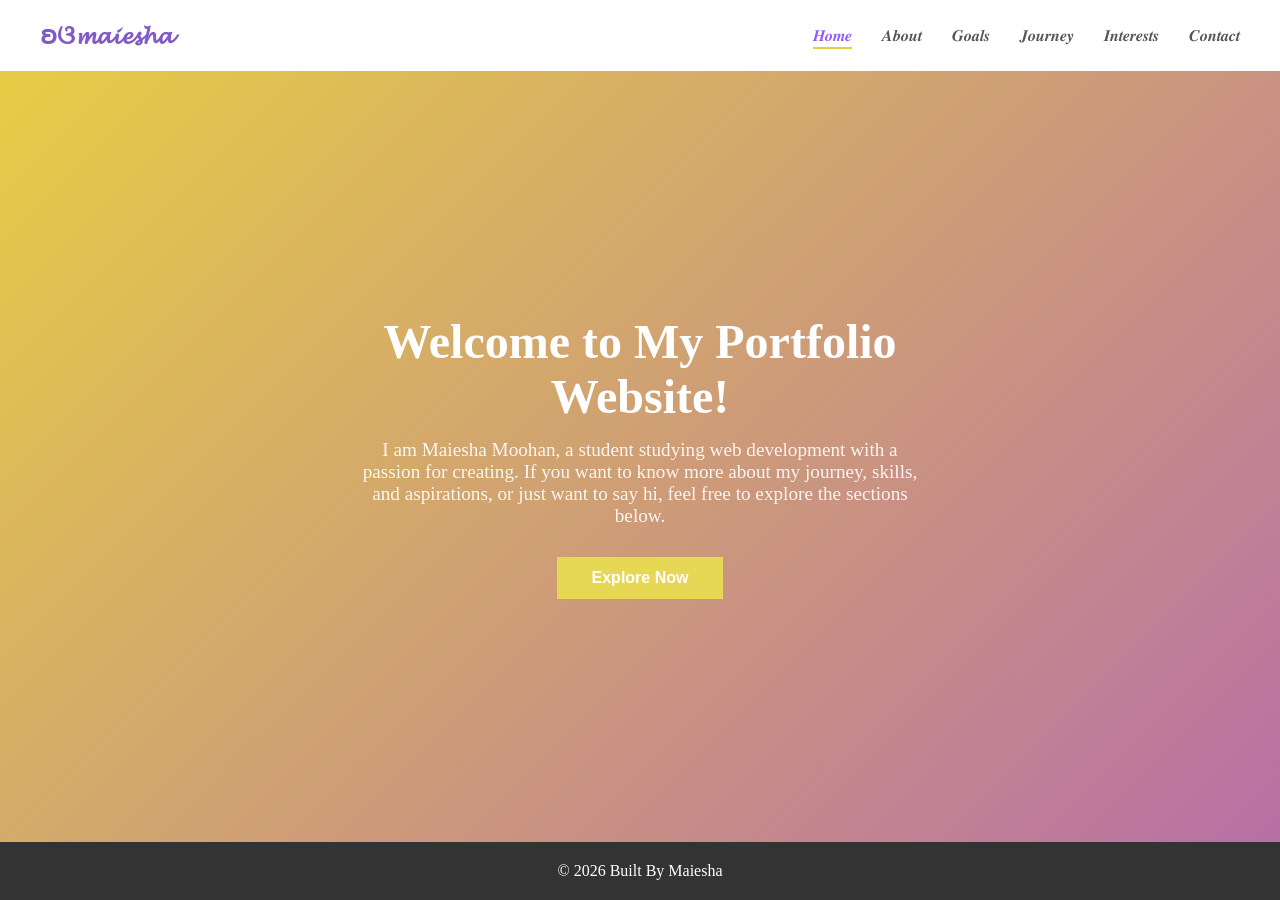
<file: index.html>
<!doctype html>
<html lang="en">
  <head>
    <meta charset="UTF-8" />
    <meta name="viewport" content="width=device-width, initial-scale=1.0" />
    <title>Home | Portfolio</title>
    <link rel="stylesheet" href="style.css" />
  </head>
  <body>
    <nav class="nav-menu">
      <div class="nav-logo">ʚଓ𝓶𝓪𝓲𝓮𝓼𝓱𝓪</div>
      <ul class="nav-links">
        <li><a href="index.html" class="active">𝑯𝒐𝒎𝒆</a></li>
        <li><a href="about.html">𝑨𝒃𝒐𝒖𝒕</a></li>
        <li><a href="goals.html">𝑮𝒐𝒂𝒍𝒔</a></li>
        <li><a href="journey.html">𝑱𝒐𝒖𝒓𝒏𝒆𝒚</a></li>
        <li><a href="interests.html">𝑰𝒏𝒕𝒆𝒓𝒆𝒔𝒕𝒔</a></li>
        <li><a href="contact.html">𝑪𝒐𝒏𝒕𝒂𝒄𝒕</a></li>
      </ul>
    </nav>

    <header class="hero">
      <div class="hero-content">
        <h1>Welcome to My Portfolio Website!</h1>
        <p>
          I am Maiesha Moohan, a student studying web development with a passion
          for creating. If you want to know more about my journey, skills, and
          aspirations, or just want to say hi, feel free to explore the sections
          below.
        </p>
        <button class="cta-btn" onclick="location.href = 'about.html'">
          Explore Now
        </button>
      </div>
    </header>

    <footer>
      <p>&copy; 2026 Built By Maiesha</p>
    </footer>
  </body>
</html>
</file>
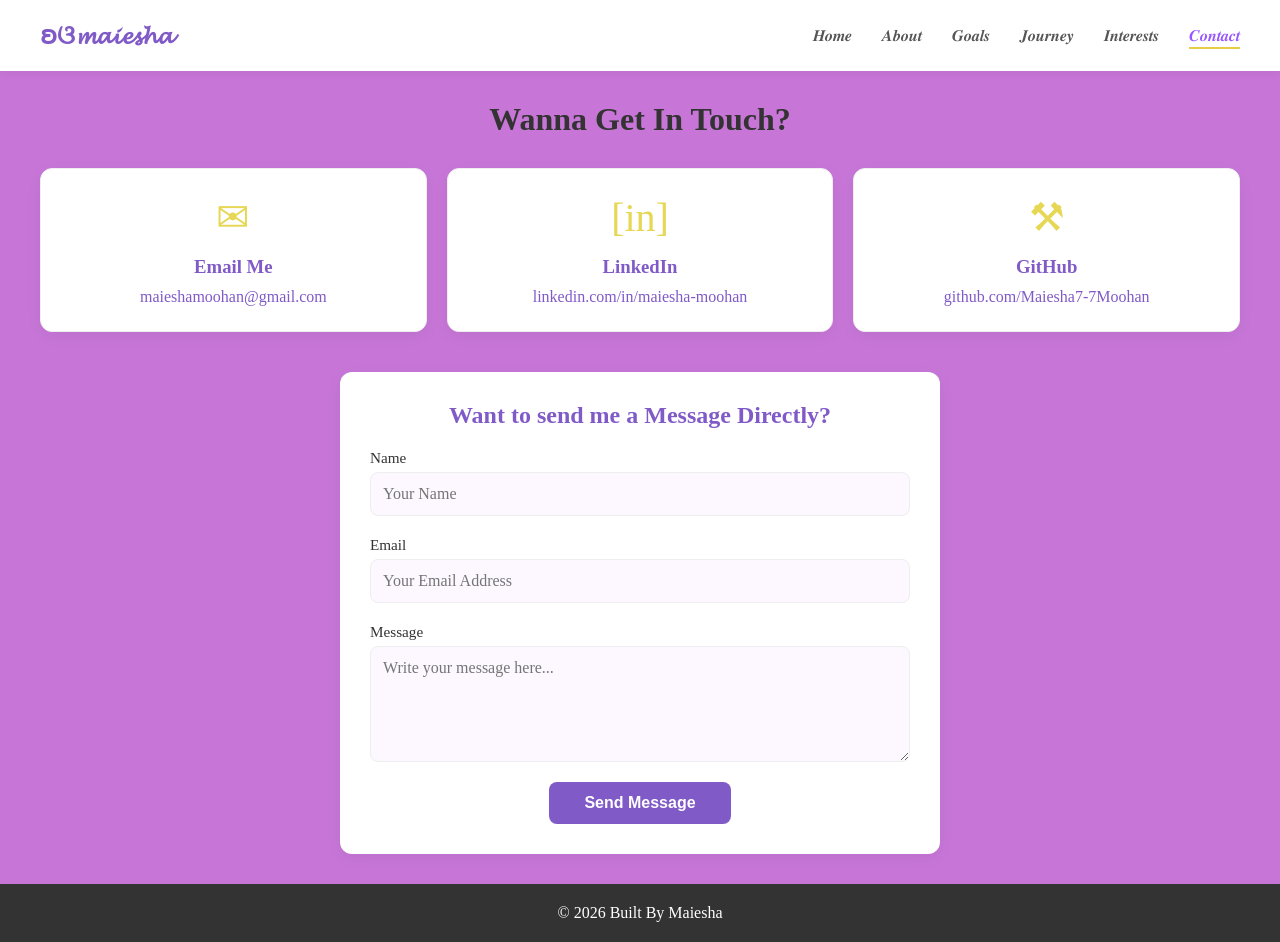
<file: contact.html>
<!doctype html>
<html lang="en">
  <head>
    <meta charset="UTF-8" />
    <meta name="viewport" content="width=device-width, initial-scale=1.0" />
    <title>Contact | Portfolio</title>
    <link rel="stylesheet" href="style.css" />
  </head>
  <body>
    <nav class="nav-menu">
      <div class="nav-logo">ʚଓ𝓶𝓪𝓲𝓮𝓼𝓱𝓪</div>
      <ul class="nav-links">
        <li><a href="index.html">𝑯𝒐𝒎𝒆</a></li>
        <li><a href="about.html">𝑨𝒃𝒐𝒖𝒕</a></li>
        <li><a href="goals.html">𝑮𝒐𝒂𝒍𝒔</a></li>
        <li><a href="journey.html">𝑱𝒐𝒖𝒓𝒏𝒆𝒚</a></li>
        <li><a href="interests.html">𝑰𝒏𝒕𝒆𝒓𝒆𝒔𝒕𝒔</a></li>
        <li><a href="contact.html" class="active">𝑪𝒐𝒏𝒕𝒂𝒄𝒕</a></li>
      </ul>
    </nav>

    <main class="main-container">
      <h2>Wanna Get In Touch?</h2>
      <div class="contact-grid">
        <div class="contact-card">
          <div class="contact-icon">✉</div>
          <h3>Email Me</h3>
          <p>
            <a href="mailto:maieshamoohan@gmail.com">maieshamoohan@gmail.com</a>
          </p>
        </div>

        <div class="contact-card">
          <div class="contact-icon">[in]</div>
          <h3>LinkedIn</h3>
          <p>
            <a href="https://linkedin.com/in/maiesha-moohan" target="_blank"
              >linkedin.com/in/maiesha-moohan</a
            >
          </p>
        </div>

        <div class="contact-card">
          <div class="contact-icon">⚒</div>
          <h3>GitHub</h3>
          <p>
            <a href="https://github.com/Maiesha7-7Moohan" target="_blank"
              >github.com/Maiesha7-7Moohan</a
            >
          </p>
        </div>
      </div>

      <div class="form-container">
        <h3>Want to send me a Message Directly?</h3>
        <form
          action="https://formspree.io/f/mrednoqy"
          method="POST"
          class="contact-form"
        >
          <div class="form-group">
            <label for="name">Name</label>
            <input
              type="text"
              id="name"
              name="name"
              required
              placeholder="Your Name"
            />
          </div>

          <div class="form-group">
            <label for="email">Email</label>
            <input
              type="email"
              id="email"
              name="email"
              required
              placeholder="Your Email Address"
            />
          </div>

          <div class="form-group">
            <label for="message">Message</label>
            <textarea
              id="message"
              name="message"
              rows="5"
              required
              placeholder="Write your message here..."
            ></textarea>
          </div>

          <button type="submit" class="submit-btn">Send Message</button>
        </form>
      </div>
    </main>

    <footer>
      <p>&copy; 2026 Built By Maiesha</p>
    </footer>
  </body>
</html>
</file>
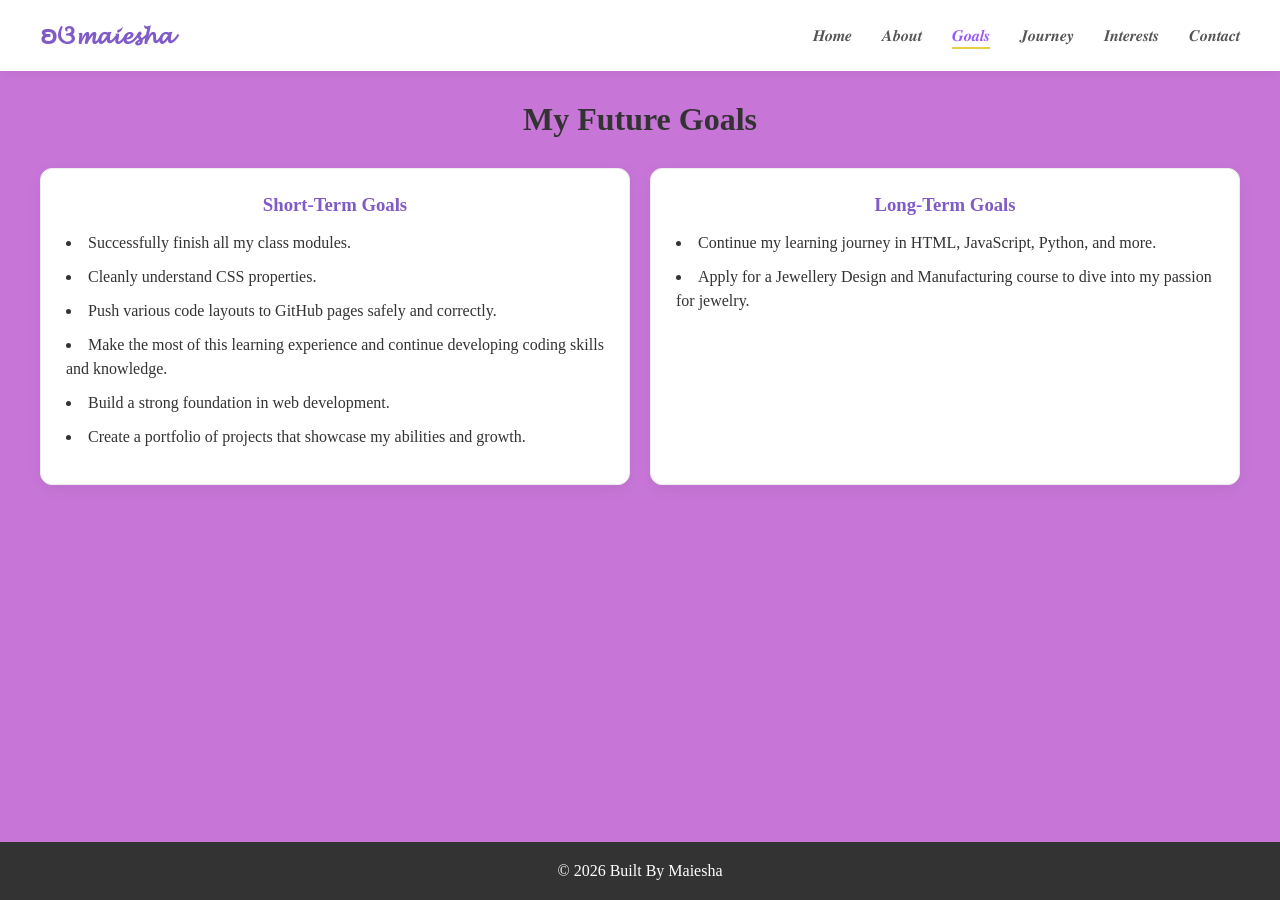
<file: goals.html>
<!doctype html>
<html lang="en">
  <head>
    <meta charset="UTF-8" />
    <meta name="viewport" content="width=device-width, initial-scale=1.0" />
    <title>Goals | Portfolio</title>
    <link rel="stylesheet" href="style.css" />
  </head>
  <body>
    <nav class="nav-menu">
      <div class="nav-logo">ʚଓ𝓶𝓪𝓲𝓮𝓼𝓱𝓪</div>
      <ul class="nav-links">
        <li><a href="index.html">𝑯𝒐𝒎𝒆</a></li>
        <li><a href="about.html">𝑨𝒃𝒐𝒖𝒕</a></li>
        <li><a href="goals.html" class="active">𝑮𝒐𝒂𝒍𝒔</a></li>
        <li><a href="journey.html">𝑱𝒐𝒖𝒓𝒏𝒆𝒚</a></li>
        <li><a href="interests.html">𝑰𝒏𝒕𝒆𝒓𝒆𝒔𝒕𝒔</a></li>
        <li><a href="contact.html">𝑪𝒐𝒏𝒕𝒂𝒄𝒕</a></li>
      </ul>
    </nav>

    <main class="main-container">
      <h2>My Future Goals</h2>

      <div class="card-row">
        <div class="goal-card">
          <h3>Short-Term Goals</h3>
          <ul class="goals-list">
            <li>Successfully finish all my class modules.</li>
            <li>Cleanly understand CSS properties.</li>
            <li>
              Push various code layouts to GitHub pages safely and correctly.
            </li>
            <li>
              Make the most of this learning experience and continue developing
              coding skills and knowledge.
            </li>
            <li>Build a strong foundation in web development.</li>
            <li>
              Create a portfolio of projects that showcase my abilities and
              growth.
            </li>
          </ul>
        </div>

        <div class="goal-card">
          <h3>Long-Term Goals</h3>
          <ul class="goals-list">
            <li>
              Continue my learning journey in HTML, JavaScript, Python, and
              more.
            </li>
            <li>
              Apply for a Jewellery Design and Manufacturing course to dive into
              my passion for jewelry.
            </li>
          </ul>
        </div>
      </div>
    </main>

    <footer>
      <p>&copy; 2026 Built By Maiesha</p>
    </footer>
  </body>
</html>
</file>
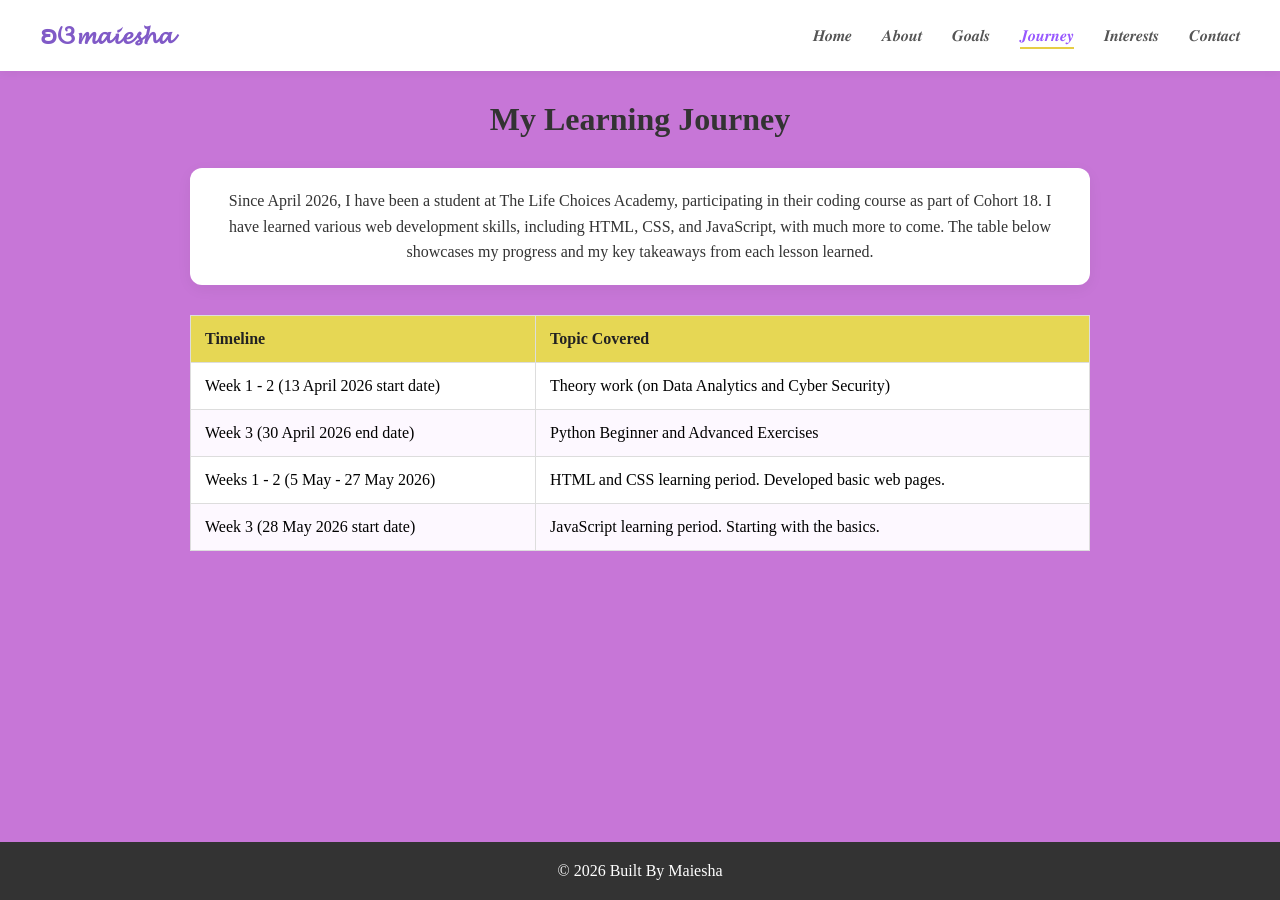
<file: journey.html>
<!doctype html>
<html lang="en">
  <head>
    <meta charset="UTF-8" />
    <meta name="viewport" content="width=device-width, initial-scale=1.0" />
    <title>Journey | Portfolio</title>
    <link rel="stylesheet" href="style.css" />
  </head>
  <body>
    <nav class="nav-menu">
      <div class="nav-logo">ʚଓ𝓶𝓪𝓲𝓮𝓼𝓱𝓪</div>
      <ul class="nav-links">
        <li><a href="index.html">𝑯𝒐𝒎𝒆</a></li>
        <li><a href="about.html">𝑨𝒃𝒐𝒖𝒕</a></li>
        <li><a href="goals.html">𝑮𝒐𝒂𝒍𝒔</a></li>
        <li><a href="journey.html" class="active">𝑱𝒐𝒖𝒓𝒏𝒆𝒚</a></li>
        <li><a href="interests.html">𝑰𝒏𝒕𝒆𝒓𝒆𝒔𝒕𝒔</a></li>
        <li><a href="contact.html">𝑪𝒐𝒏𝒕𝒂𝒄𝒕</a></li>
      </ul>
    </nav>

    <main class="main-container">
      <h2>My Learning Journey</h2>

      <div class="journey-desc-block">
        <p>
          Since April 2026, I have been a student at The Life Choices Academy,
          participating in their coding course as part of Cohort 18. I have
          learned various web development skills, including HTML, CSS, and
          JavaScript, with much more to come. The table below showcases my
          progress and my key takeaways from each lesson learned.
        </p>
      </div>

      <table class="journey-table">
        <thead>
          <tr>
            <th>Timeline</th>
            <th>Topic Covered</th>
          </tr>
        </thead>
        <tbody>
          <tr>
            <td>Week 1 - 2 (13 April 2026 start date)</td>
            <td>Theory work (on Data Analytics and Cyber Security)</td>
          </tr>
          <tr>
            <td>Week 3 (30 April 2026 end date)</td>
            <td>Python Beginner and Advanced Exercises</td>
          </tr>
          <tr>
            <td>Weeks 1 - 2 (5 May - 27 May 2026)</td>
            <td>HTML and CSS learning period. Developed basic web pages.</td>
          </tr>
          <tr>
            <td>Week 3 (28 May 2026 start date)</td>
            <td>JavaScript learning period. Starting with the basics.</td>
          </tr>
        </tbody>
      </table>
    </main>

    <footer>
      <p>&copy; 2026 Built By Maiesha</p>
    </footer>
  </body>
</html>
</file>
<file: style.css>
/* --- Base Styles --- */
* {
  margin: 0;
  padding: 0;
  box-sizing: border-box;
}

body {
  background-color: #c776d7;
  color: #000000;
  overflow-x: hidden;
  display: flex;
  flex-direction: column;
  min-height: 100vh;
}

/* --- Navigation Bar --- */
.nav-menu {
  display: flex;
  justify-content: space-between;
  align-items: center;
  padding: 20px 40px;
  background-color: #ffffff;
  box-shadow: 0 2px 10px rgba(0, 0, 0, 0.05);
  animation: slideDown 0.8s ease forwards;
}

.nav-logo {
  font-weight: bold;
  font-size: 1.6rem;
  color: #805ac7;
  font-variant: small-caps;
}

.nav-links {
  display: flex;
  list-style: none;
  gap: 30px;
}

.nav-links a {
  text-decoration: none;
  color: #555555;
  font-weight: 500;
  position: relative;
  padding: 5px 0;
  transition: color 0.3s ease;
}

.nav-links a:hover,
.nav-links a.active {
  color: #9757ff;
}

.nav-links a::after {
  content: "";
  position: absolute;
  bottom: 0;
  left: 0;
  width: 0;
  height: 2px;
  background-color: #e6cd45;
  transition: width 0.3s ease;
}

.nav-links a:hover::after,
.nav-links a.active::after {
  width: 100%;
}

@keyframes slideDown {
  0% {
    transform: translateY(-100%);
  }
  100% {
    transform: translateY(0);
  }
}

/* --- Hero Showcase Section --- */
.hero {
  position: relative;
  height: 60vh;
  display: flex;
  justify-content: center;
  align-items: center;
  text-align: center;
  background: linear-gradient(-45deg, #e6d754, #c776d7, #a851c5, #e6cd45);
  background-size: 400% 400%;
  animation: gradientShift 15s ease infinite;
  color: #ffffff;
  flex: 1 0 auto;
}

@keyframes gradientShift {
  0% {
    background-position: 0% 50%;
  }
  50% {
    background-position: 100% 50%;
  }
  100% {
    background-position: 0% 50%;
  }
}

.hero-content {
  max-width: 600px;
  padding: 20px;
}

.hero-content h1 {
  font-size: 3rem;
  margin-bottom: 15px;
}

.hero-content p {
  font-size: 1.2rem;
  margin-bottom: 30px;
  opacity: 0.9;
}

.cta-btn {
  padding: 12px 35px;
  font-size: 1rem;
  font-weight: 600;
  color: #ffffff;
  background-color: #e6d754;
  border: none;
  cursor: pointer;
  animation: pulse 2s infinite;
  transition: background-color 0.3s ease;
}

.cta-btn:hover {
  background-color: #f5b43c;
  animation-play-state: paused;
}

@keyframes pulse {
  0% {
    transform: scale(1);
    box-shadow: 0 0 0 0 rgba(206, 153, 8, 0.7);
  }
  70% {
    transform: scale(1.03);
    box-shadow: 0 0 0 15px rgba(231, 76, 60, 0);
  }
  100% {
    transform: scale(1);
    box-shadow: 0 0 0 0 rgba(231, 76, 60, 0);
  }
}

/* --- Main Layout Grid --- */
.main-container {
  padding: 30px;
  border-radius: 8px;
  flex: 1 0 auto;
}

h2 {
  text-align: center;
  font-size: 2rem;
  margin-bottom: 30px;
  color: #333333;
}

/* --- About Page Blocks --- */
.about-block {
  display: flex;
  gap: 30px;
  align-items: center;
  background-color: #f9f9f9;
  padding: 30px;
  border-radius: 8px;
  max-width: 800px;
  margin: 0 auto;
}

.profile-avatar {
  width: 200px;
  height: 200px;
  border-radius: 50%;
  object-fit: cover;
  border: 3px solid #c776d7;
  display: block;
}

.about-text p {
  line-height: 1.6;
  color: #333333;
}

/* --- Cards Grid Layout --- */
.card-row,
.gallery-row,
.contact-grid {
  display: flex;
  gap: 20px;
  justify-content: center;
  flex-wrap: wrap;
  max-width: 1200px;
  margin: 0 auto;
}

.goal-card,
.gallery-card,
.contact-card {
  flex: 1;
  min-width: 250px;
  background-color: #ffffff;
  padding: 25px;
  border: 1px solid #eeeeee;
  border-radius: 12px;
  text-align: center;
  box-shadow: 0 4px 15px rgba(0, 0, 0, 0.05);
  transition:
    transform 0.4s cubic-bezier(0.165, 0.84, 0.44, 1),
    box-shadow 0.4s ease;
}

.gallery-card {
  position: relative;
  overflow: hidden;
  padding: 0;
}

.goal-card:hover,
.gallery-card:hover,
.contact-card:hover {
  transform: scale(1.04) translateY(-5px);
  box-shadow: 0 12px 25px rgba(0, 0, 0, 0.12);
}

.goals-list {
  list-style-type: disc;
  list-style-position: inside;
  text-align: left;
  margin-top: 15px;
}

.goals-list li {
  margin-bottom: 10px;
  line-height: 1.5;
  color: #333333;
}

.goal-card h3,
.contact-card h3 {
  margin-bottom: 10px;
  color: #805ac7;
}

.contact-card a {
  color: #805ac7;
  text-decoration: none;
}

.contact-card a:hover {
  text-decoration: underline;
}

.gallery-card img {
  width: 100%;
  height: 250px;
  object-fit: cover;
  display: block;
}

.card-overlay {
  position: absolute;
  top: 0;
  left: 0;
  width: 100%;
  height: 100%;
  background: linear-gradient(
    to top,
    rgba(133, 92, 180, 0.95) 20%,
    rgba(185, 121, 224, 0.6)
  );
  display: flex;
  align-items: center;
  justify-content: center;
  padding: 1.5rem;
  opacity: 0;
  transition: opacity 0.3s ease;
}

.overlay-desc {
  color: #e6d754;
  font-size: 0.9rem;
  line-height: 1.5;
  text-align: center;
}

.gallery-card:hover .card-overlay {
  opacity: 1;
}

.card-info {
  padding: 1rem;
  background-color: #ffffff;
}

.card-title {
  font-size: 1.1rem;
  font-weight: 600;
  color: #333333;
}

/* --- Journey Table Page --- */
.journey-table {
  width: 100%;
  max-width: 900px;
  margin: 20px auto 0 auto;
  border-collapse: collapse;
  background-color: #ffffff;
}

.journey-table th,
.journey-table td {
  padding: 14px;
  border: 1px solid #dddddd;
  text-align: left;
}

.journey-table th {
  background-color: #e6d754;
  color: #222222;
}

.journey-table tr:nth-child(even) {
  background-color: #fdf8ff;
}

.journey-desc-block {
  background-color: #ffffff;
  padding: 20px 30px;
  border-radius: 12px;
  margin-bottom: 30px;
  box-shadow: 0 4px 15px rgba(0, 0, 0, 0.05);
  text-align: center;
  max-width: 900px;
  margin: 0 auto 30px auto;
}

.journey-desc-block p {
  line-height: 1.6;
  color: #333333;
}

/* --- Contact Specific Elements --- */
.contact-icon {
  font-size: 2.5rem;
  color: #e6d754;
  margin-bottom: 15px;
}

/* --- Contact Form Styles --- */
.form-container {
  max-width: 600px;
  margin: 40px auto 0 auto;
  background-color: #ffffff;
  padding: 30px;
  border-radius: 12px;
  box-shadow: 0 4px 15px rgba(0, 0, 0, 0.05);
}

.form-container h3 {
  color: #805ac7;
  margin-bottom: 20px;
  text-align: center;
  font-size: 1.5rem;
}

.contact-form {
  display: flex;
  flex-direction: column;
  gap: 20px;
}

.form-group {
  display: flex;
  flex-direction: column;
  text-align: left;
  gap: 5px;
}

.form-group label {
  font-weight: 500;
  color: #333333;
  font-size: 0.95rem;
}

.form-group input,
.form-group textarea {
  width: 100%;
  padding: 12px;
  border: 1px solid #eeeeee;
  border-radius: 8px;
  background-color: #fdf8ff;
  font-family: inherit;
  font-size: 1rem;
  color: #333333;
  transition:
    border-color 0.3s ease,
    box-shadow 0.3s ease;
}

.form-group input:focus,
.form-group textarea:focus {
  outline: none;
  border-color: #805ac7;
  box-shadow: 0 0 0 3px rgba(128, 90, 199, 0.15);
}

.submit-btn {
  padding: 12px 35px;
  font-size: 1rem;
  font-weight: 600;
  color: #ffffff;
  background-color: #805ac7;
  border: none;
  border-radius: 8px;
  cursor: pointer;
  align-self: center;
  transition:
    background-color 0.3s ease,
    transform 0.2s ease;
}

.submit-btn:hover {
  background-color: #9757ff;
  transform: translateY(-2px);
}

.submit-btn:active {
  transform: translateY(0);
}

/* --- Global Footer --- */
footer {
  background-color: #333333;
  color: #ffffff;
  text-align: center;
  padding: 20px;
  margin-top: auto;
  width: 100%;
}

/* --- Mobile Breakpoint Optimization --- */
@media (max-width: 768px) {
  .nav-menu,
  .about-block,
  .card-row,
  .gallery-row,
  .contact-grid {
    flex-direction: column;
    text-align: center;
  }
  .nav-links {
    margin-top: 15px;
    gap: 15px;
  }
  .hero-content h1 {
    font-size: 2.2rem;
  }
  .hero-content p {
    font-size: 1rem;
  }
}
</file>
